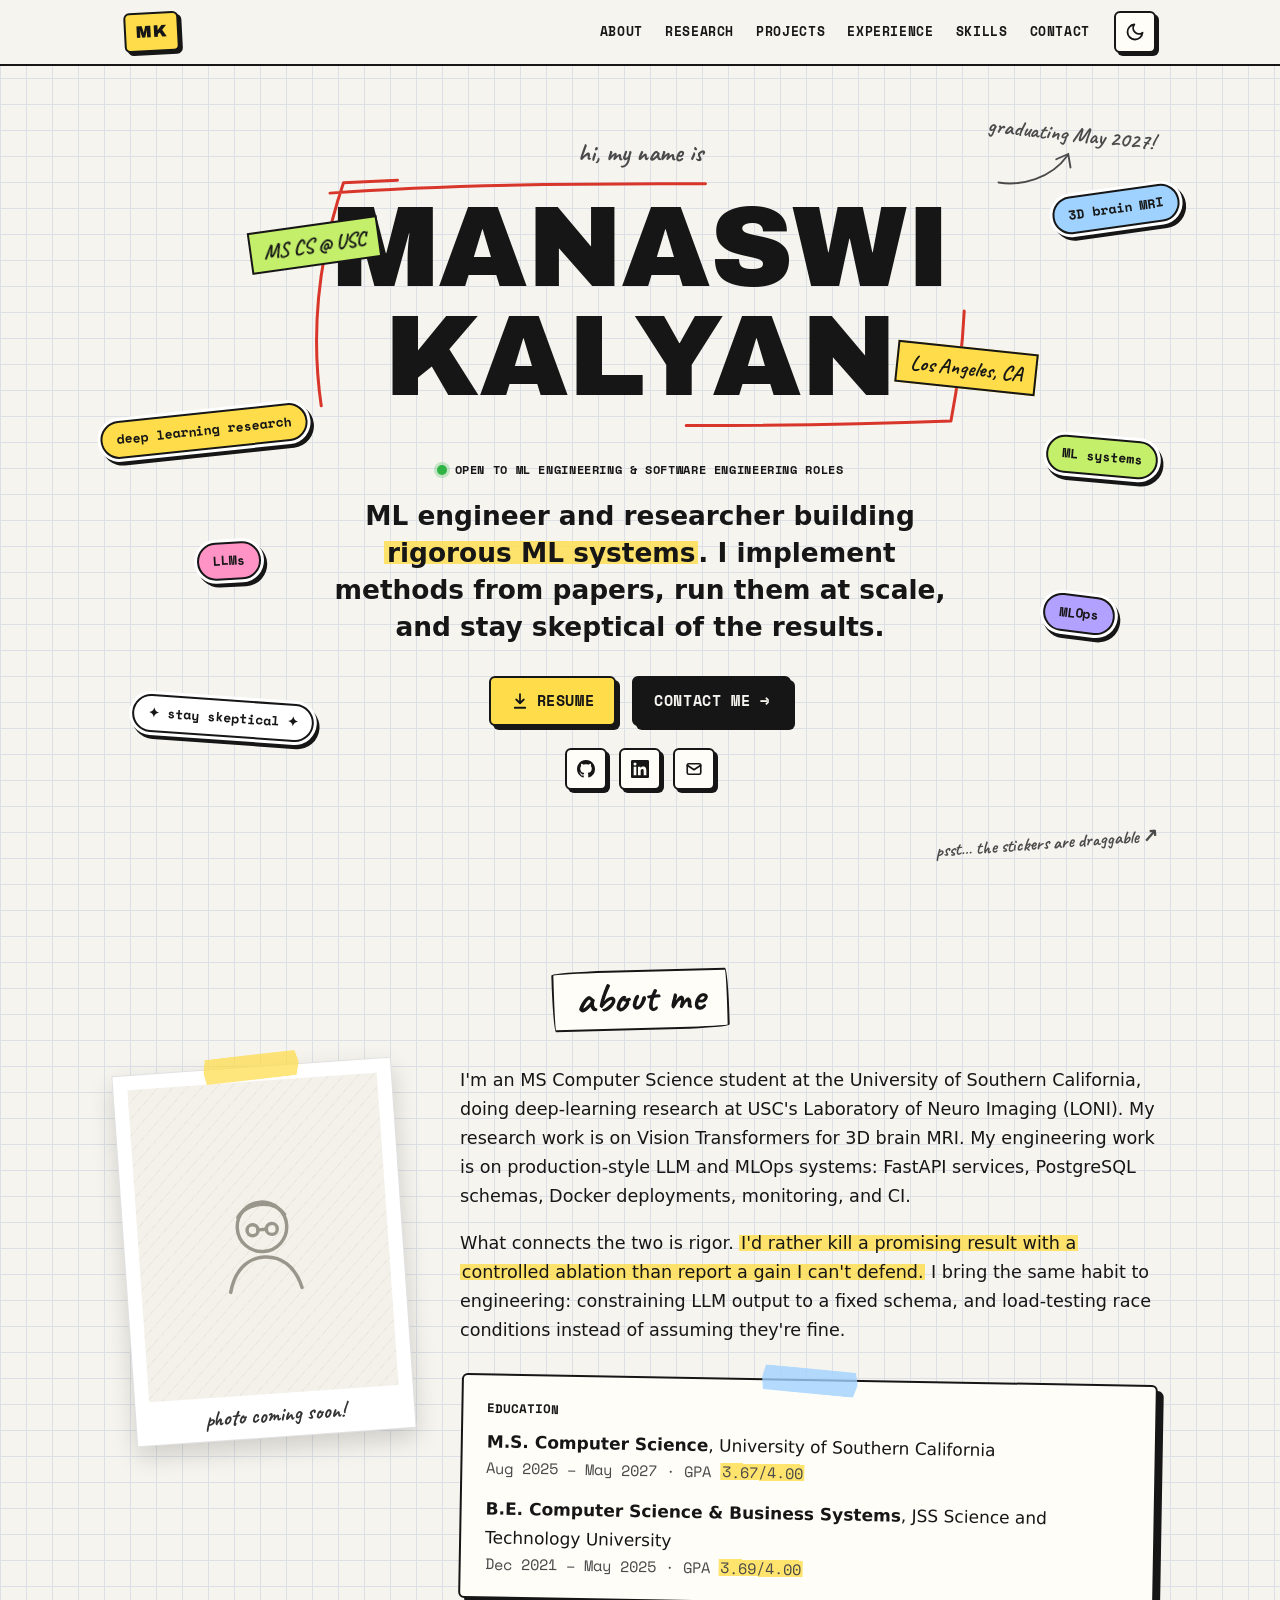
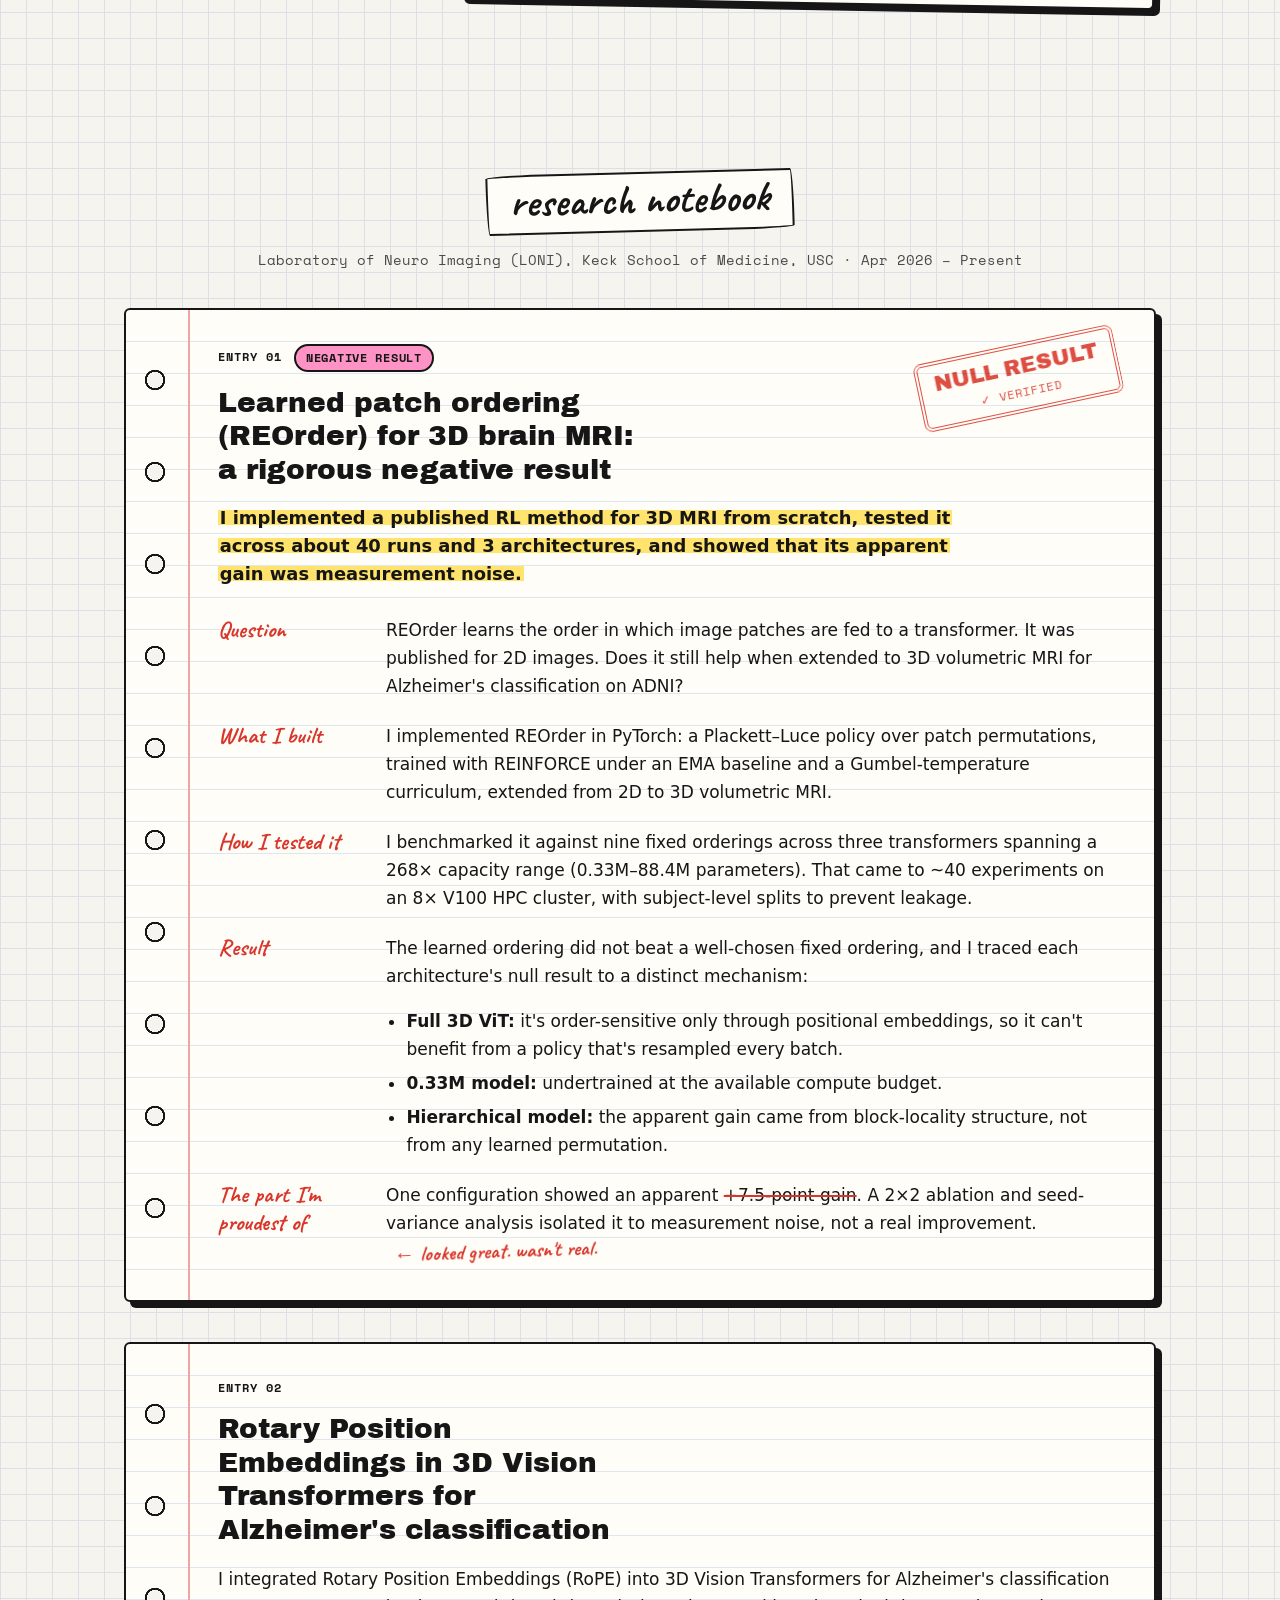
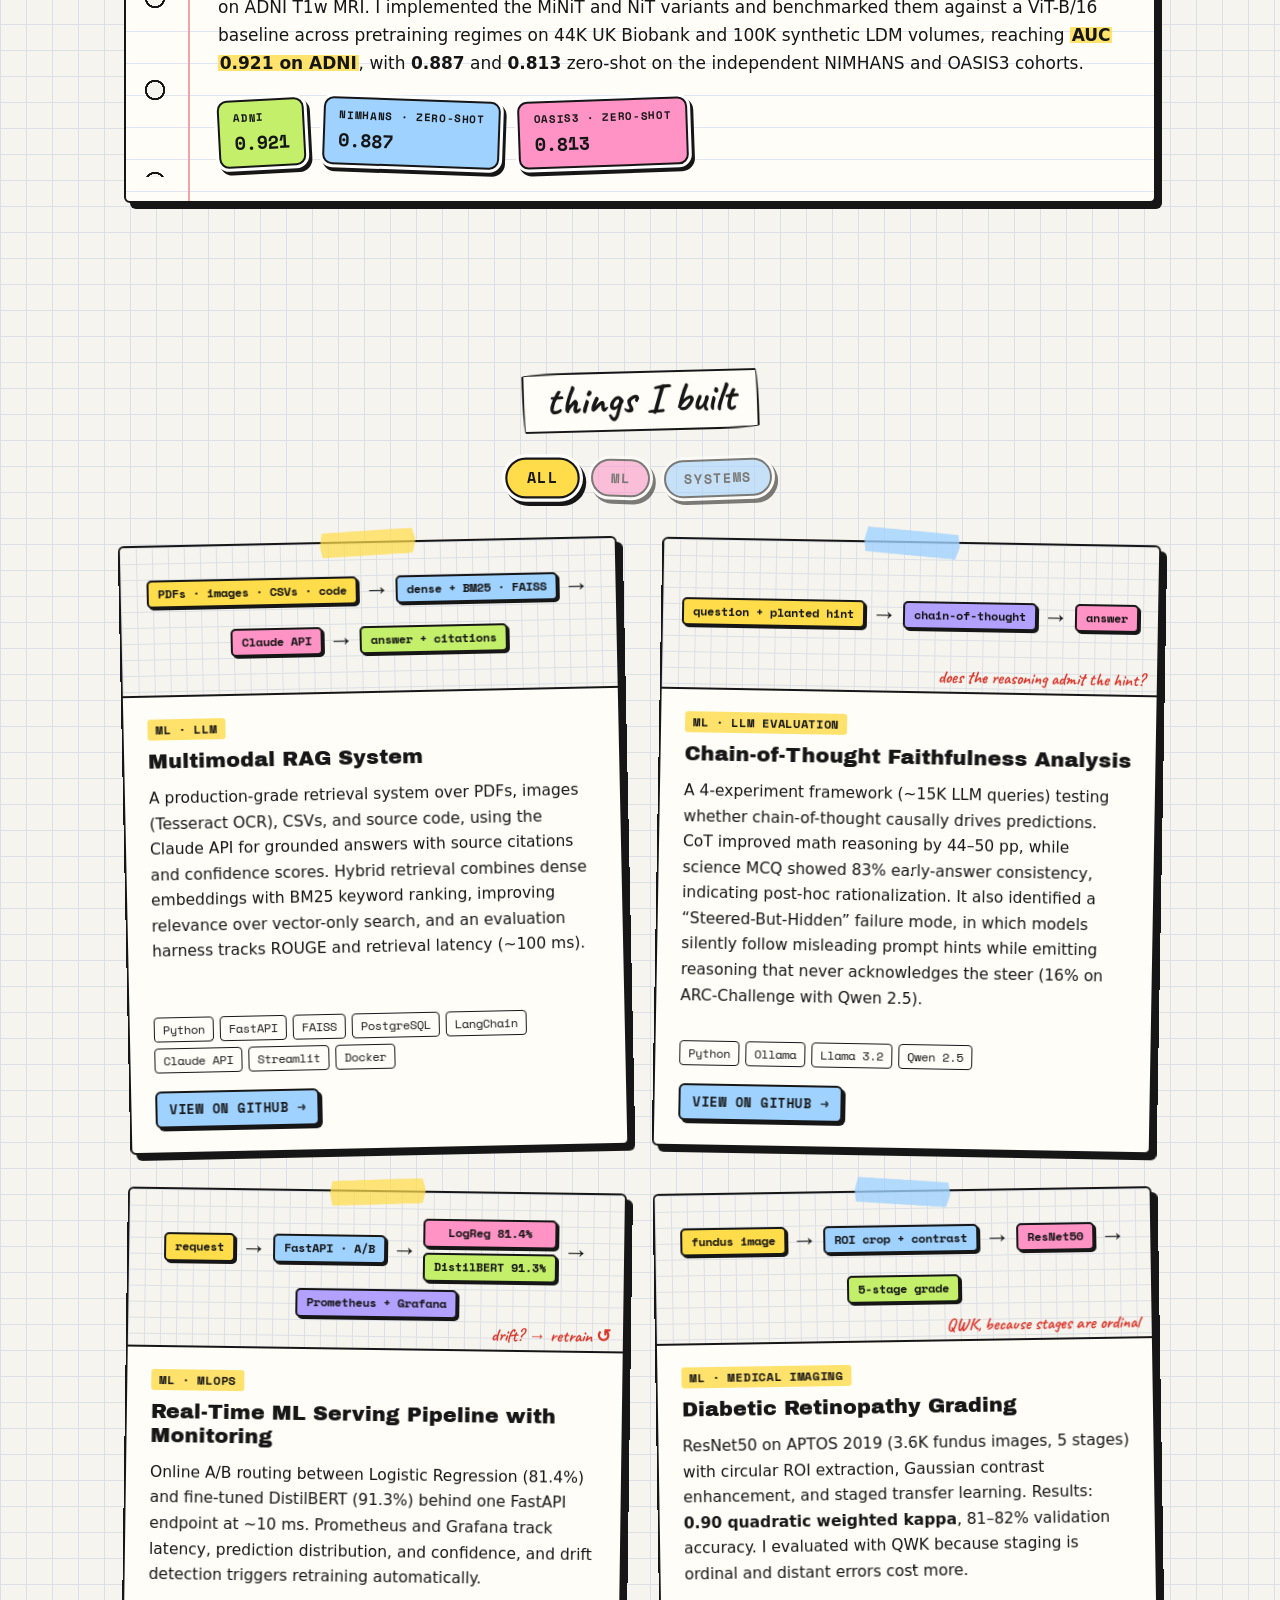
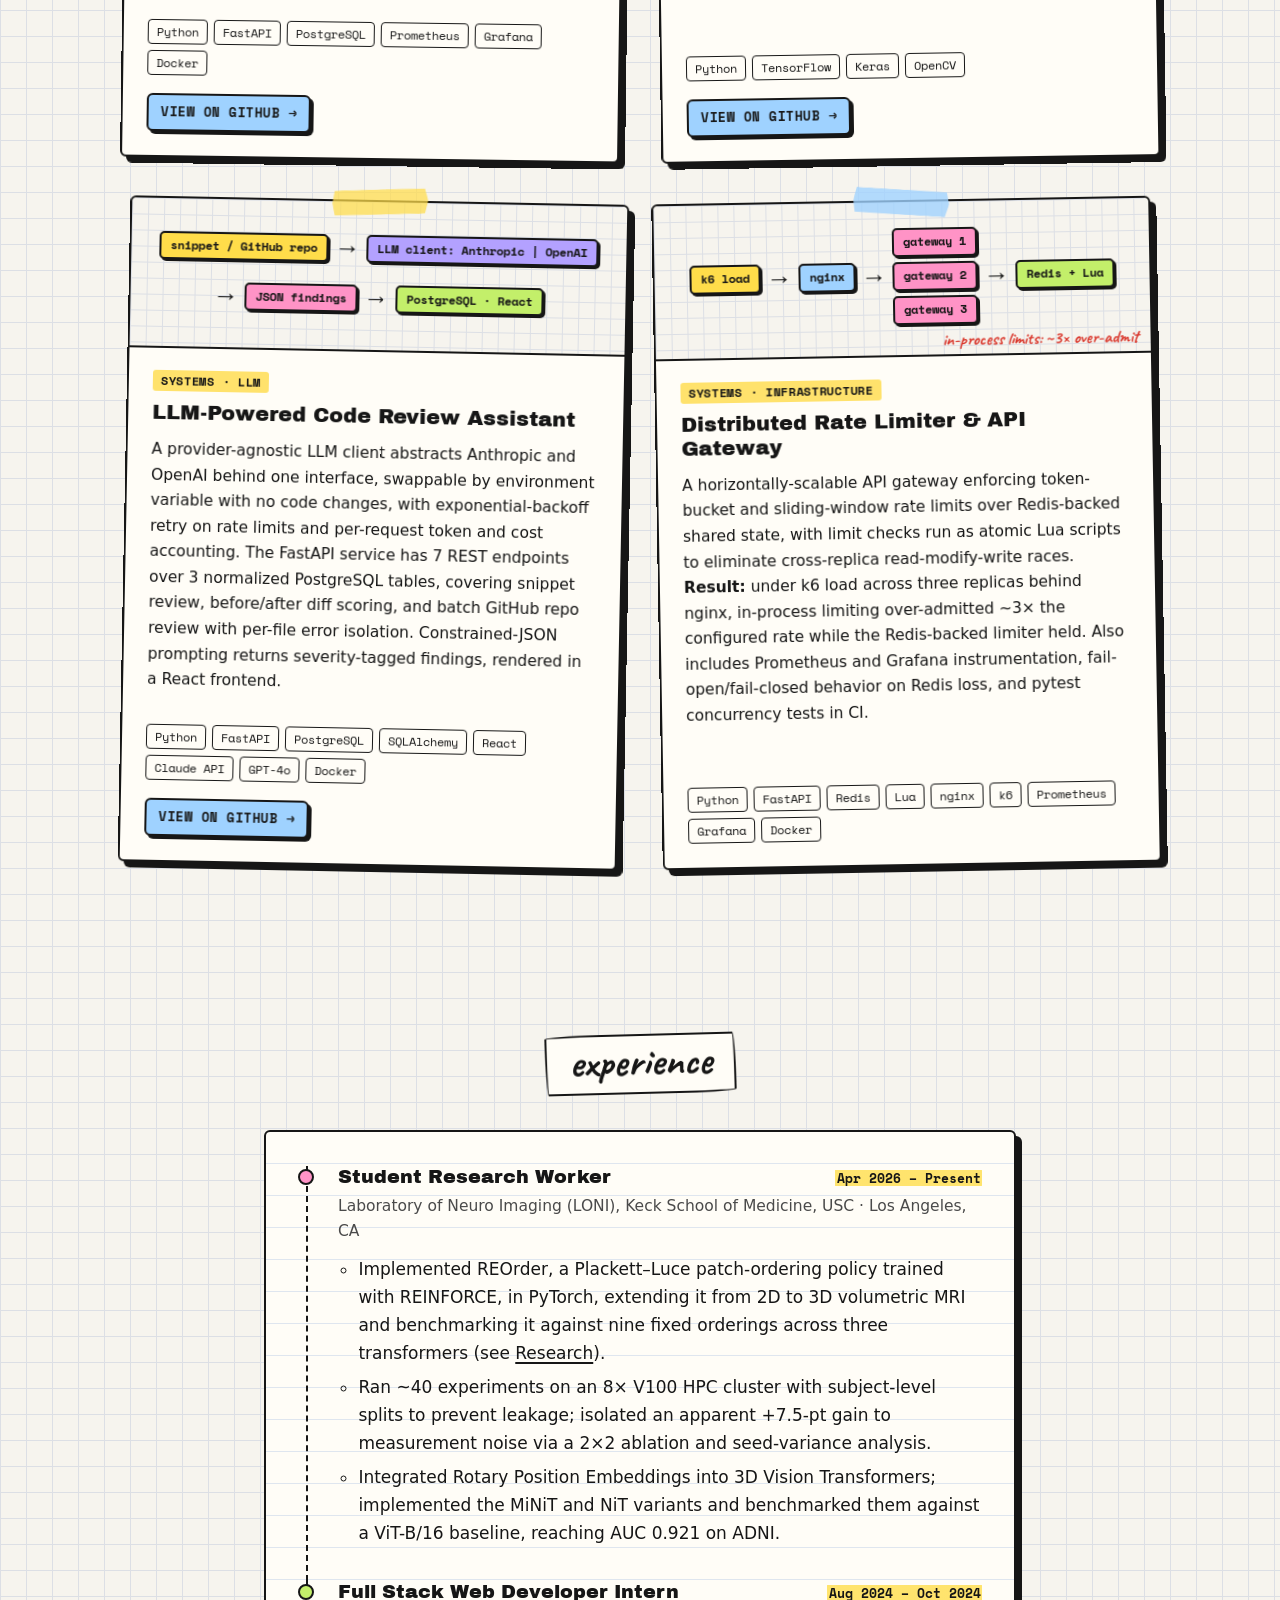
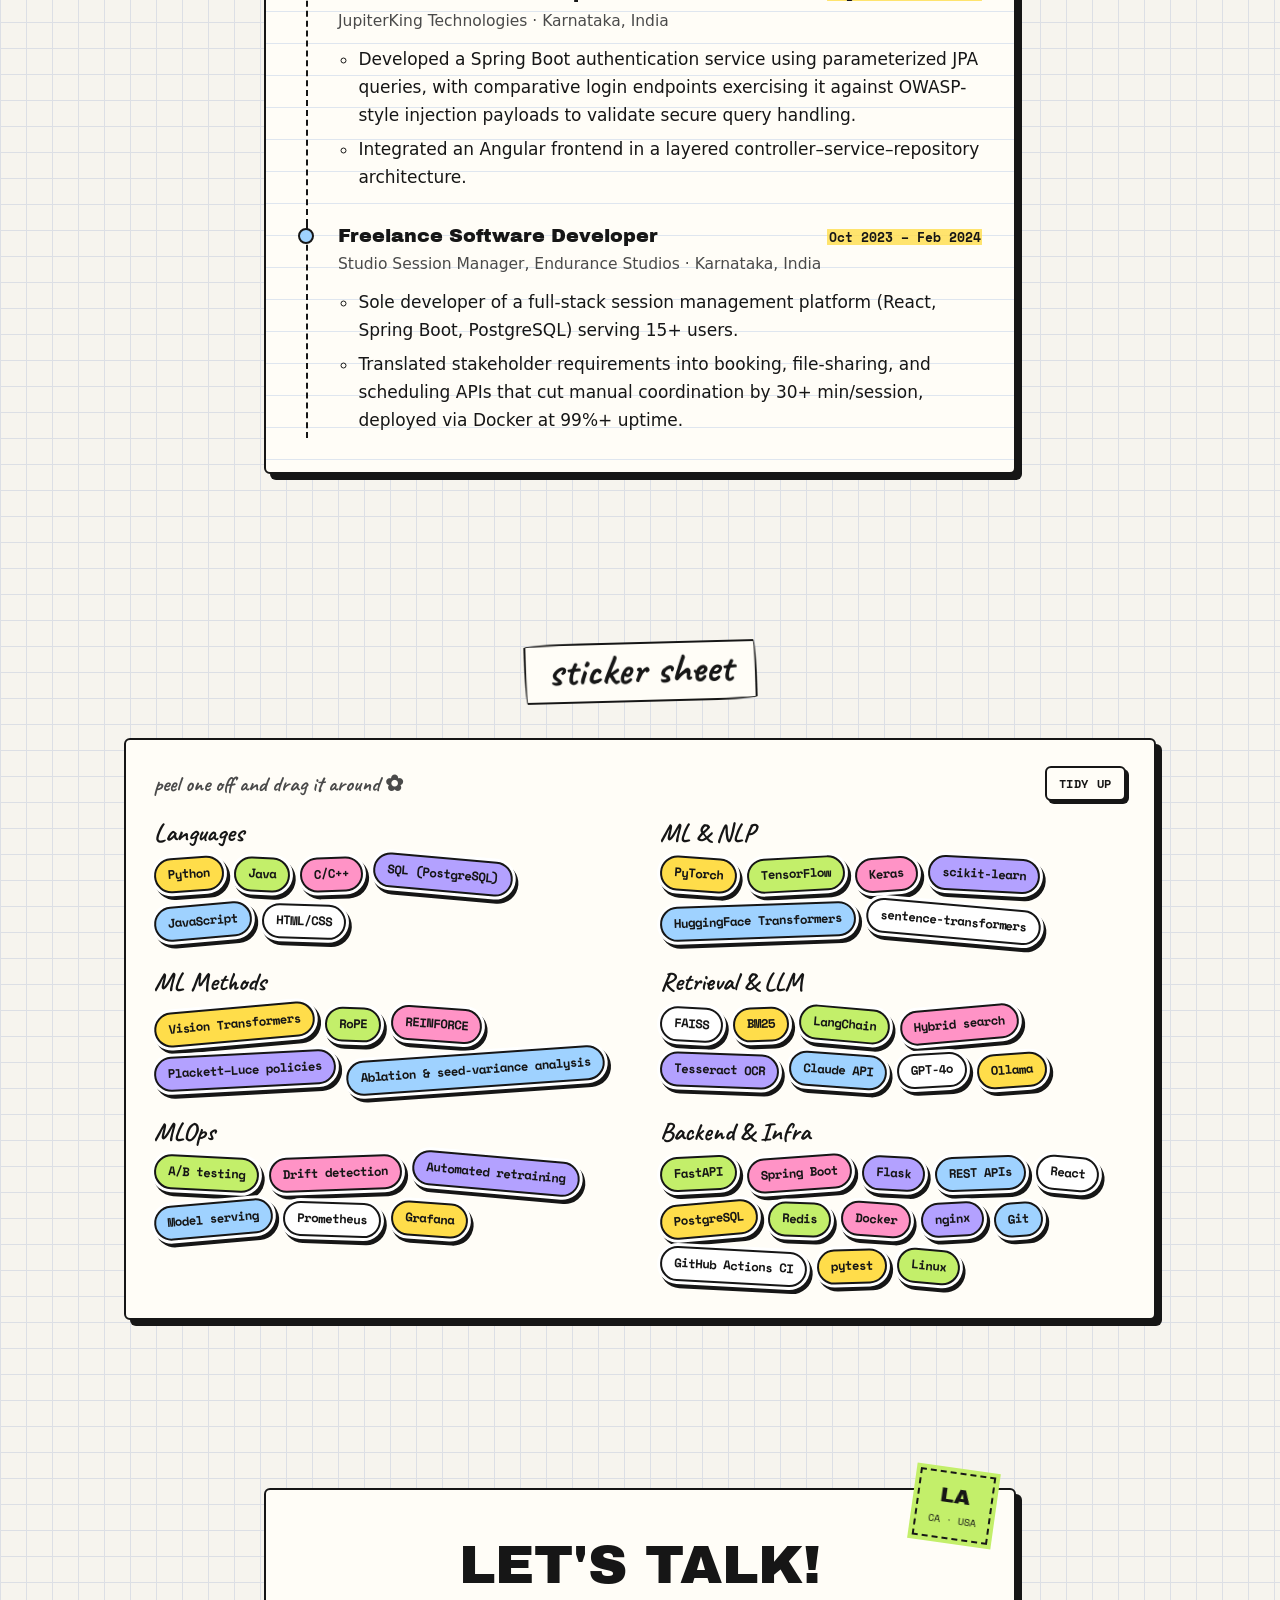
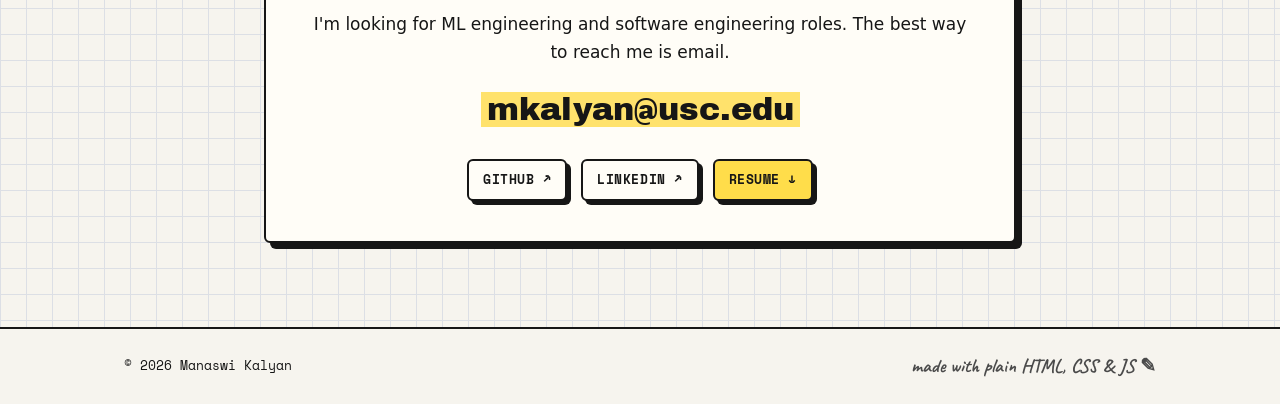
<file: index.html>
<!doctype html>
<html lang="en">
<head>
  <meta charset="utf-8">
  <meta name="viewport" content="width=device-width, initial-scale=1">
  <meta name="color-scheme" content="light dark">
  <title>Manaswi Kalyan · ML Engineer &amp; Researcher</title>
  <meta name="description" content="Manaswi Kalyan: MS CS student at USC doing deep-learning research at the Laboratory of Neuro Imaging, building rigorous ML systems and production-grade LLM and MLOps projects.">
  <meta property="og:title" content="Manaswi Kalyan · ML Engineer &amp; Researcher">
  <meta property="og:description" content="Rigorous ML systems: I implement methods from papers, run them at scale, and stay skeptical of the results.">
  <meta property="og:type" content="website">
  <meta property="og:url" content="https://www.manaswikalyan.com/">
  <meta property="og:image" content="https://www.manaswikalyan.com/assets/og-image.png">
  <meta property="og:image:width" content="1200">
  <meta property="og:image:height" content="630">
  <meta property="og:image:alt" content="Manaswi Kalyan, ML engineer and researcher. Notebook-style card with name in a hand-drawn red box.">
  <meta name="twitter:card" content="summary_large_image">
  <meta name="twitter:title" content="Manaswi Kalyan · ML Engineer &amp; Researcher">
  <meta name="twitter:description" content="Rigorous ML systems: I implement methods from papers, run them at scale, and stay skeptical of the results.">
  <meta name="twitter:image" content="https://www.manaswikalyan.com/assets/og-image.png">
  <link rel="canonical" href="https://www.manaswikalyan.com/">
  <link rel="icon" href="favicon.ico" sizes="48x48">
  <link rel="icon" href="favicon.svg" type="image/svg+xml">
  <link rel="apple-touch-icon" href="apple-touch-icon.png">
  <link rel="preconnect" href="https://fonts.googleapis.com">
  <link rel="preconnect" href="https://fonts.gstatic.com" crossorigin>
  <link rel="stylesheet" href="https://fonts.googleapis.com/css2?family=Archivo+Black&family=Caveat:wght@500;700&family=Space+Mono:wght@400;700&display=swap">
  <link rel="stylesheet" href="styles.css">
  <!-- Apply a saved theme before the page paints, and flag that JS is on (for animations). -->
  <script>
    (function () {
      var root = document.documentElement;
      root.classList.add('js');
      try {
        var t = localStorage.getItem('theme');
        if (t === 'light' || t === 'dark') root.setAttribute('data-theme', t);
      } catch (e) {}
    })();
  </script>
  <script src="script.js" defer></script>
</head>
<body>
  <a class="skip-link" href="#main">Skip to content</a>

  <header class="site-header">
    <div class="container header-inner">
      <a class="brand" href="#top" aria-label="Manaswi Kalyan, back to top">MK</a>
      <nav aria-label="Primary">
        <button class="menu-toggle icon-btn" type="button" aria-expanded="false" aria-controls="nav-links">
          <span class="visually-hidden">Menu</span>
          <svg aria-hidden="true" width="20" height="20" viewBox="0 0 24 24" fill="none" stroke="currentColor" stroke-width="2.4" stroke-linecap="round"><path d="M4 7h16M4 12h16M4 17h16"/></svg>
        </button>
        <ul id="nav-links" class="nav-links">
          <li><a href="#about">About</a></li>
          <li><a href="#research">Research</a></li>
          <li><a href="#projects">Projects</a></li>
          <li><a href="#experience">Experience</a></li>
          <li><a href="#skills">Skills</a></li>
          <li><a href="#contact">Contact</a></li>
        </ul>
      </nav>
      <button class="theme-toggle icon-btn" type="button" aria-label="Switch color theme">
        <svg class="icon-moon" aria-hidden="true" width="20" height="20" viewBox="0 0 24 24" fill="none" stroke="currentColor" stroke-width="2.2" stroke-linecap="round" stroke-linejoin="round"><path d="M21 12.8A9 9 0 1 1 11.2 3a7 7 0 0 0 9.8 9.8z"/></svg>
        <svg class="icon-sun" aria-hidden="true" width="20" height="20" viewBox="0 0 24 24" fill="none" stroke="currentColor" stroke-width="2.2" stroke-linecap="round"><circle cx="12" cy="12" r="4"/><path d="M12 2v2M12 20v2M4.9 4.9l1.4 1.4M17.7 17.7l1.4 1.4M2 12h2M20 12h2M4.9 19.1l1.4-1.4M17.7 6.3l1.4-1.4"/></svg>
      </button>
    </div>
  </header>

  <main id="main">
    <!-- ============ HERO ============ -->
    <section id="top" class="hero">
      <div class="container hero-inner">
        <p class="hand hi" aria-hidden="true">hi, my name is</p>

        <div class="name-wrap">
          <span class="note-chip chip-left" aria-hidden="true">MS CS @ USC</span>
          <span class="note-chip chip-right" aria-hidden="true">Los Angeles, CA</span>
          <div class="name-frame">
          <h1 class="name"><span>Manaswi</span> <span>Kalyan</span></h1>
          <svg class="name-box" aria-hidden="true" viewBox="0 0 100 100" preserveAspectRatio="none" fill="none"><path pathLength="1" d="M4 7 C 30 2, 68 3, 97 5 C 99 34, 98 68, 96 95 C 66 98, 34 97, 3 94 C 1 64, 2 34, 6 3 L 14 2"/></svg>
          </div>
          <svg class="name-arrow" aria-hidden="true" viewBox="0 0 120 60" fill="none" stroke="currentColor" stroke-width="2.5" stroke-linecap="round"><path d="M110 50 C 80 55, 40 45, 18 14"/><path d="M14 30 L 17 12 L 33 19"/></svg>
          <p class="hand name-note" aria-hidden="true">graduating May 2027!</p>
        </div>

        <p class="status"><span class="dot" aria-hidden="true"></span> Open to ML engineering &amp; software engineering roles</p>

        <p class="tagline">ML engineer and researcher building <mark class="hl">rigorous ML systems</mark>. I implement methods from papers, run them at scale, and stay skeptical of the results.</p>

        <div class="cta">
          <a class="btn btn-yellow" href="resume.pdf" download="Manaswi_Kalyan_Resume.pdf">
            <svg aria-hidden="true" width="18" height="18" viewBox="0 0 24 24" fill="none" stroke="currentColor" stroke-width="2.4" stroke-linecap="round" stroke-linejoin="round"><path d="M12 3v12M7 10l5 5 5-5M5 21h14"/></svg>
            Resume
          </a>
          <a class="btn btn-ink" href="#contact">Contact me →</a>
        </div>

        <ul class="social" aria-label="Profiles">
          <li>
            <a class="icon-btn" href="https://github.com/manaswiiii" rel="noopener" target="_blank" aria-label="GitHub">
              <svg aria-hidden="true" width="18" height="18" viewBox="0 0 16 16" fill="currentColor"><path d="M8 0C3.58 0 0 3.58 0 8c0 3.54 2.29 6.53 5.47 7.59.4.07.55-.17.55-.38 0-.19-.01-.82-.01-1.49-2.01.37-2.53-.49-2.69-.94-.09-.23-.48-.94-.82-1.13-.28-.15-.68-.52-.01-.53.63-.01 1.08.58 1.23.82.72 1.21 1.87.87 2.33.66.07-.52.28-.87.51-1.07-1.78-.2-3.64-.89-3.64-3.95 0-.87.31-1.59.82-2.15-.08-.2-.36-1.02.08-2.12 0 0 .67-.21 2.2.82.64-.18 1.32-.27 2-.27.68 0 1.36.09 2 .27 1.53-1.04 2.2-.82 2.2-.82.44 1.1.16 1.92.08 2.12.51.56.82 1.27.82 2.15 0 3.07-1.87 3.75-3.65 3.95.29.25.54.73.54 1.48 0 1.07-.01 1.93-.01 2.2 0 .21.15.46.55.38A8.013 8.013 0 0016 8c0-4.42-3.58-8-8-8z"/></svg>
            </a>
          </li>
          <li>
            <a class="icon-btn" href="https://www.linkedin.com/in/manaswi-kalyan-5a318822a" rel="noopener" target="_blank" aria-label="LinkedIn">
              <svg aria-hidden="true" width="18" height="18" viewBox="0 0 24 24" fill="currentColor"><path d="M20.45 20.45h-3.55v-5.57c0-1.33-.03-3.04-1.85-3.04-1.86 0-2.14 1.45-2.14 2.94v5.67H9.35V9h3.41v1.56h.05c.48-.9 1.64-1.85 3.37-1.85 3.6 0 4.27 2.37 4.27 5.46v6.28zM5.34 7.43a2.06 2.06 0 1 1 0-4.12 2.06 2.06 0 0 1 0 4.12zM7.12 20.45H3.56V9h3.56v11.45zM22.22 0H1.77C.79 0 0 .77 0 1.73v20.54C0 23.23.79 24 1.77 24h20.45c.98 0 1.78-.77 1.78-1.73V1.73C24 .77 23.2 0 22.22 0z"/></svg>
            </a>
          </li>
          <li>
            <a class="icon-btn" href="mailto:mkalyan@usc.edu" aria-label="Email">
              <svg aria-hidden="true" width="18" height="18" viewBox="0 0 24 24" fill="none" stroke="currentColor" stroke-width="2.2" stroke-linecap="round" stroke-linejoin="round"><rect x="3" y="5" width="18" height="14" rx="2"/><path d="m3 7 9 6 9-6"/></svg>
            </a>
          </li>
        </ul>

        <!-- Decorative stickers: drag them around. -->
        <div class="hero-stickers" aria-hidden="true">
          <span class="sticker s-yellow" data-drag style="--r:-6deg">deep learning research</span>
          <span class="sticker s-lime" data-drag style="--r:5deg">ML systems</span>
          <span class="sticker s-pink" data-drag style="--r:-3deg">LLMs</span>
          <span class="sticker s-purple" data-drag style="--r:7deg">MLOps</span>
          <span class="sticker s-blue" data-drag style="--r:-8deg">3D brain MRI</span>
          <span class="sticker s-white" data-drag style="--r:4deg">✦ stay skeptical ✦</span>
        </div>
        <p class="hand drag-hint" aria-hidden="true">psst… the stickers are draggable ↗</p>
      </div>
    </section>

    <!-- ============ ABOUT ============ -->
    <section id="about" class="section" aria-labelledby="about-title">
      <div class="container">
        <h2 id="about-title" class="label-heading"><span>about me</span></h2>

        <div class="about-grid">
          <!--
            PHOTO SLOT: when your photo is in assets/photos/, replace the
            <div class="photo-placeholder">...</div> below with:
              <img src="assets/photos/me.jpg" alt="Manaswi Kalyan" width="600" height="750" loading="lazy">
          -->
          <figure class="polaroid tape" style="--r:-4deg">
            <div class="photo-placeholder" aria-hidden="true">
              <svg viewBox="0 0 100 100" fill="none" stroke="currentColor" stroke-width="2.5" stroke-linecap="round" stroke-linejoin="round"><circle cx="50" cy="42" r="18"/><path d="M24 88c4-16 14-24 26-24s22 8 26 24"/><path d="M33 34c6-10 26-12 34 0"/><circle cx="43" cy="44" r="4"/><circle cx="57" cy="44" r="4"/><path d="M47 44h6"/></svg>
            </div>
            <figcaption class="hand">photo coming soon!</figcaption>
          </figure>

          <div class="about-text">
            <p>I'm an MS Computer Science student at the University of Southern California, doing deep-learning research at USC's Laboratory of Neuro Imaging (LONI). My research work is on Vision Transformers for 3D brain MRI. My engineering work is on production-style LLM and MLOps systems: FastAPI services, PostgreSQL schemas, Docker deployments, monitoring, and CI.</p>
            <p>What connects the two is rigor. <mark class="hl">I'd rather kill a promising result with a controlled ablation than report a gain I can't defend.</mark> I bring the same habit to engineering: constraining LLM output to a fixed schema, and load-testing race conditions instead of assuming they're fine.</p>

            <div class="index-card tape tape-blue" style="--r:1deg">
              <h3 class="mono-label">Education</h3>
              <ul class="education">
                <li>
                  <div><strong>M.S. Computer Science</strong>, University of Southern California</div>
                  <div class="meta">Aug 2025 – May 2027 · GPA <mark class="hl">3.67/4.00</mark></div>
                </li>
                <li>
                  <div><strong>B.E. Computer Science &amp; Business Systems</strong>, JSS Science and Technology University</div>
                  <div class="meta">Dec 2021 – May 2025 · GPA <mark class="hl">3.69/4.00</mark></div>
                </li>
              </ul>
            </div>
          </div>
        </div>
      </div>
    </section>

    <!-- ============ RESEARCH ============ -->
    <section id="research" class="section" aria-labelledby="research-title">
      <div class="container">
        <h2 id="research-title" class="label-heading"><span>research notebook</span></h2>
        <p class="section-intro">Laboratory of Neuro Imaging (LONI), Keck School of Medicine, USC · Apr 2026 – Present</p>

        <article class="notebook" aria-labelledby="reorder-title">
          <div class="nb-head">
            <span class="mono-label">Entry 01</span>
            <span class="badge">Negative result</span>
          </div>
          <p class="stamp" aria-hidden="true">Null result<br><small>✓ verified</small></p>
          <h3 id="reorder-title">Learned patch ordering (REOrder) for 3D brain MRI: a rigorous negative result</h3>
          <p class="tldr"><mark class="hl">I implemented a published RL method for 3D MRI from scratch, tested it across about 40 runs and 3 architectures, and showed that its apparent gain was measurement noise.</mark></p>

          <dl class="nb-steps">
            <div>
              <dt>Question</dt>
              <dd>REOrder learns the order in which image patches are fed to a transformer. It was published for 2D images. Does it still help when extended to 3D volumetric MRI for Alzheimer's classification on ADNI?</dd>
            </div>
            <div>
              <dt>What I built</dt>
              <dd>I implemented REOrder in PyTorch: a Plackett–Luce policy over patch permutations, trained with REINFORCE under an EMA baseline and a Gumbel-temperature curriculum, extended from 2D to 3D volumetric MRI.</dd>
            </div>
            <div>
              <dt>How I tested it</dt>
              <dd>I benchmarked it against nine fixed orderings across three transformers spanning a 268× capacity range (0.33M–88.4M parameters). That came to ~40 experiments on an 8× V100 HPC cluster, with subject-level splits to prevent leakage.</dd>
            </div>
            <div>
              <dt>Result</dt>
              <dd>
                <p>The learned ordering did not beat a well-chosen fixed ordering, and I traced each architecture's null result to a distinct mechanism:</p>
                <ul>
                  <li><strong>Full 3D ViT:</strong> it's order-sensitive only through positional embeddings, so it can't benefit from a policy that's resampled every batch.</li>
                  <li><strong>0.33M model:</strong> undertrained at the available compute budget.</li>
                  <li><strong>Hierarchical model:</strong> the apparent gain came from block-locality structure, not from any learned permutation.</li>
                </ul>
              </dd>
            </div>
            <div>
              <dt>The part I'm proudest of</dt>
              <dd>One configuration showed an apparent <s>+7.5-point gain</s>. A 2×2 ablation and seed-variance analysis isolated it to measurement noise, not a real improvement.
                <span class="hand margin-note" aria-hidden="true">← looked great. wasn't real.</span>
              </dd>
            </div>
          </dl>
        </article>

        <article class="notebook nb-short" aria-labelledby="rope-title">
          <div class="nb-head">
            <span class="mono-label">Entry 02</span>
          </div>
          <h3 id="rope-title">Rotary Position Embeddings in 3D Vision Transformers for Alzheimer's classification</h3>
          <p>I integrated Rotary Position Embeddings (RoPE) into 3D Vision Transformers for Alzheimer's classification on ADNI T1w MRI. I implemented the MiNiT and NiT variants and benchmarked them against a ViT-B/16 baseline across pretraining regimes on 44K UK Biobank and 100K synthetic LDM volumes, reaching <mark class="hl"><strong>AUC 0.921 on ADNI</strong></mark>, with <strong>0.887</strong> and <strong>0.813</strong> zero-shot on the independent NIMHANS and OASIS3 cohorts.</p>
          <ul class="score-strip" aria-label="AUC by cohort">
            <li class="sticker s-lime" style="--r:-3deg"><span>ADNI</span> 0.921</li>
            <li class="sticker s-blue" style="--r:2deg"><span>NIMHANS · zero-shot</span> 0.887</li>
            <li class="sticker s-pink" style="--r:-2deg"><span>OASIS3 · zero-shot</span> 0.813</li>
          </ul>
        </article>
      </div>
    </section>

    <!-- ============ PROJECTS ============ -->
    <!--
      Each card starts with a hand-drawn style "sketch" of how the system works.
      HOW TO ADD A SCREENSHOT INSTEAD
      1. Save the image in assets/screenshots/ (for example multimodal-rag.png).
      2. In that project's card, replace the whole <div class="sketch" ...>...</div> with:
           <img class="shot-img" src="assets/screenshots/multimodal-rag.png"
                alt="Describe what the screenshot shows" loading="lazy" width="1280" height="720">
    -->
    <section id="projects" class="section" aria-labelledby="projects-title">
      <div class="container">
        <h2 id="projects-title" class="label-heading"><span>things I built</span></h2>

        <div class="filter-bar" role="group" aria-label="Filter projects">
          <button type="button" class="filter-btn s-yellow" data-filter="all" aria-pressed="true">All</button>
          <button type="button" class="filter-btn s-pink" data-filter="ml" aria-pressed="false">ML</button>
          <button type="button" class="filter-btn s-blue" data-filter="systems" aria-pressed="false">Systems</button>
        </div>
        <p class="visually-hidden" id="filter-status" aria-live="polite"></p>

        <div class="project-grid">
          <article data-kind="ml" class="project-card tape" style="--r:-1.2deg">
            <div class="sketch" role="img" aria-label="Diagram: PDFs, images, CSVs and code go into hybrid retrieval (dense plus BM25 over FAISS), then the Claude API, producing an answer with citations.">
              <span class="node n-yellow">PDFs · images · CSVs · code</span><span class="arr">→</span>
              <span class="node n-blue">dense + BM25 · FAISS</span><span class="arr">→</span>
              <span class="node n-pink">Claude API</span><span class="arr">→</span>
              <span class="node n-lime">answer + citations</span>
            </div>
            <div class="project-body">
              <p class="kind">ML · LLM</p>
              <h3>Multimodal RAG System</h3>
              <p>A production-grade retrieval system over PDFs, images (Tesseract OCR), CSVs, and source code, using the Claude API for grounded answers with source citations and confidence scores. Hybrid retrieval combines dense embeddings with BM25 keyword ranking, improving relevance over vector-only search, and an evaluation harness tracks ROUGE and retrieval latency (~100 ms).</p>
              <ul class="tags" aria-label="Technologies">
                <li>Python</li><li>FastAPI</li><li>FAISS</li><li>PostgreSQL</li><li>LangChain</li><li>Claude API</li><li>Streamlit</li><li>Docker</li>
              </ul>
              <a class="repo-link" href="https://github.com/manaswiiii/multimodal-rag" rel="noopener" target="_blank">View on GitHub<span class="visually-hidden">: Multimodal RAG System</span> →</a>
            </div>
          </article>

          <article data-kind="ml" class="project-card tape tape-blue" style="--r:1deg">
            <div class="sketch" role="img" aria-label="Diagram: a question with a planted misleading hint goes through chain-of-thought to an answer; the check is whether the reasoning admits the hint.">
              <span class="node n-yellow">question + planted hint</span><span class="arr">→</span>
              <span class="node n-purple">chain-of-thought</span><span class="arr">→</span>
              <span class="node n-pink">answer</span>
              <span class="hand sketch-note">does the reasoning admit the hint?</span>
            </div>
            <div class="project-body">
              <p class="kind">ML · LLM evaluation</p>
              <h3>Chain-of-Thought Faithfulness Analysis</h3>
              <p>A 4-experiment framework (~15K LLM queries) testing whether chain-of-thought causally drives predictions. CoT improved math reasoning by 44–50 pp, while science MCQ showed 83% early-answer consistency, indicating post-hoc rationalization. It also identified a “Steered-But-Hidden” failure mode, in which models silently follow misleading prompt hints while emitting reasoning that never acknowledges the steer (16% on ARC-Challenge with Qwen 2.5).</p>
              <ul class="tags" aria-label="Technologies">
                <li>Python</li><li>Ollama</li><li>Llama 3.2</li><li>Qwen 2.5</li>
              </ul>
              <a class="repo-link" href="https://github.com/manaswiiii/cot_faithfulness" rel="noopener" target="_blank">View on GitHub<span class="visually-hidden">: Chain-of-Thought Faithfulness Analysis</span> →</a>
            </div>
          </article>

          <article data-kind="ml" class="project-card tape" style="--r:0.8deg">
            <div class="sketch" role="img" aria-label="Diagram: requests hit a FastAPI endpoint that A/B routes between Logistic Regression and DistilBERT, monitored by Prometheus and Grafana, with drift triggering retraining.">
              <span class="node n-yellow">request</span><span class="arr">→</span>
              <span class="node n-blue">FastAPI · A/B</span><span class="arr">→</span>
              <span class="stack"><span class="node n-pink">LogReg 81.4%</span><span class="node n-lime">DistilBERT 91.3%</span></span><span class="arr">→</span>
              <span class="node n-purple">Prometheus + Grafana</span>
              <span class="hand sketch-note">drift? → retrain ↺</span>
            </div>
            <div class="project-body">
              <p class="kind">ML · MLOps</p>
              <h3>Real-Time ML Serving Pipeline with Monitoring</h3>
              <p>Online A/B routing between Logistic Regression (81.4%) and fine-tuned DistilBERT (91.3%) behind one FastAPI endpoint at ~10 ms. Prometheus and Grafana track latency, prediction distribution, and confidence, and drift detection triggers retraining automatically.</p>
              <ul class="tags" aria-label="Technologies">
                <li>Python</li><li>FastAPI</li><li>PostgreSQL</li><li>Prometheus</li><li>Grafana</li><li>Docker</li>
              </ul>
              <a class="repo-link" href="https://github.com/manaswiiii/ml-pipeline-monitor" rel="noopener" target="_blank">View on GitHub<span class="visually-hidden">: Real-Time ML Serving Pipeline</span> →</a>
            </div>
          </article>

          <article data-kind="ml" class="project-card tape tape-blue" style="--r:-0.9deg">
            <div class="sketch" role="img" aria-label="Diagram: a fundus image goes through ROI crop and contrast enhancement, then ResNet50, producing a 5-stage grade.">
              <span class="node n-yellow">fundus image</span><span class="arr">→</span>
              <span class="node n-blue">ROI crop + contrast</span><span class="arr">→</span>
              <span class="node n-pink">ResNet50</span><span class="arr">→</span>
              <span class="node n-lime">5-stage grade</span>
              <span class="hand sketch-note">QWK, because stages are ordinal</span>
            </div>
            <div class="project-body">
              <p class="kind">ML · Medical imaging</p>
              <h3>Diabetic Retinopathy Grading</h3>
              <p>ResNet50 on APTOS 2019 (3.6K fundus images, 5 stages) with circular ROI extraction, Gaussian contrast enhancement, and staged transfer learning. Results: <strong>0.90 quadratic weighted kappa</strong>, 81–82% validation accuracy. I evaluated with QWK because staging is ordinal and distant errors cost more.</p>
              <ul class="tags" aria-label="Technologies">
                <li>Python</li><li>TensorFlow</li><li>Keras</li><li>OpenCV</li>
              </ul>
              <a class="repo-link" href="https://github.com/manaswiiii/diabetic-retinopathy-detection" rel="noopener" target="_blank">View on GitHub<span class="visually-hidden">: Diabetic Retinopathy Grading</span> →</a>
            </div>
          </article>

          <article data-kind="systems" class="project-card tape" style="--r:1.1deg">
            <div class="sketch" role="img" aria-label="Diagram: a code snippet or GitHub repo goes to an LLM client that can use Anthropic or OpenAI, which returns JSON findings stored in PostgreSQL and shown in React.">
              <span class="node n-yellow">snippet / GitHub repo</span><span class="arr">→</span>
              <span class="node n-purple">LLM client: Anthropic | OpenAI</span><span class="arr">→</span>
              <span class="node n-pink">JSON findings</span><span class="arr">→</span>
              <span class="node n-lime">PostgreSQL · React</span>
            </div>
            <div class="project-body">
              <p class="kind">Systems · LLM</p>
              <h3>LLM-Powered Code Review Assistant</h3>
              <p>A provider-agnostic LLM client abstracts Anthropic and OpenAI behind one interface, swappable by environment variable with no code changes, with exponential-backoff retry on rate limits and per-request token and cost accounting. The FastAPI service has 7 REST endpoints over 3 normalized PostgreSQL tables, covering snippet review, before/after diff scoring, and batch GitHub repo review with per-file error isolation. Constrained-JSON prompting returns severity-tagged findings, rendered in a React frontend.</p>
              <ul class="tags" aria-label="Technologies">
                <li>Python</li><li>FastAPI</li><li>PostgreSQL</li><li>SQLAlchemy</li><li>React</li><li>Claude API</li><li>GPT-4o</li><li>Docker</li>
              </ul>
              <a class="repo-link" href="https://github.com/manaswiiii/code-review-assistant" rel="noopener" target="_blank">View on GitHub<span class="visually-hidden">: LLM-Powered Code Review Assistant</span> →</a>
            </div>
          </article>

          <article data-kind="systems" class="project-card tape tape-blue" style="--r:-1deg">
            <div class="sketch" role="img" aria-label="Diagram: k6 load goes through nginx to three gateway replicas that share limits in Redis via atomic Lua scripts.">
              <span class="node n-yellow">k6 load</span><span class="arr">→</span>
              <span class="node n-blue">nginx</span><span class="arr">→</span>
              <span class="stack"><span class="node n-pink">gateway 1</span><span class="node n-pink">gateway 2</span><span class="node n-pink">gateway 3</span></span><span class="arr">→</span>
              <span class="node n-lime">Redis + Lua</span>
              <span class="hand sketch-note">in-process limits: ~3× over-admit</span>
            </div>
            <div class="project-body">
              <p class="kind">Systems · Infrastructure</p>
              <h3>Distributed Rate Limiter &amp; API Gateway</h3>
              <p>A horizontally-scalable API gateway enforcing token-bucket and sliding-window rate limits over Redis-backed shared state, with limit checks run as atomic Lua scripts to eliminate cross-replica read-modify-write races. <strong>Result:</strong> under k6 load across three replicas behind nginx, in-process limiting over-admitted ~3× the configured rate while the Redis-backed limiter held. Also includes Prometheus and Grafana instrumentation, fail-open/fail-closed behavior on Redis loss, and pytest concurrency tests in CI.</p>
              <ul class="tags" aria-label="Technologies">
                <li>Python</li><li>FastAPI</li><li>Redis</li><li>Lua</li><li>nginx</li><li>k6</li><li>Prometheus</li><li>Grafana</li><li>Docker</li>
              </ul>
              <!-- TO DO: replace REPO-NAME with the real repo name, then delete the word "hidden" to show this link. -->
              <a class="repo-link" href="https://github.com/manaswiiii/REPO-NAME" rel="noopener" target="_blank" hidden>View on GitHub<span class="visually-hidden">: Distributed Rate Limiter &amp; API Gateway</span> →</a>
            </div>
          </article>
        </div>
      </div>
    </section>

    <!-- ============ EXPERIENCE ============ -->
    <section id="experience" class="section" aria-labelledby="experience-title">
      <div class="container narrow">
        <h2 id="experience-title" class="label-heading"><span>experience</span></h2>

        <ol class="timeline ruled">
          <li>
            <div class="role-head">
              <h3>Student Research Worker</h3>
              <p class="dates"><mark class="hl">Apr 2026 – Present</mark></p>
            </div>
            <p class="org">Laboratory of Neuro Imaging (LONI), Keck School of Medicine, USC · Los Angeles, CA</p>
            <ul>
              <li>Implemented REOrder, a Plackett–Luce patch-ordering policy trained with REINFORCE, in PyTorch, extending it from 2D to 3D volumetric MRI and benchmarking it against nine fixed orderings across three transformers (see <a href="#research">Research</a>).</li>
              <li>Ran ~40 experiments on an 8× V100 HPC cluster with subject-level splits to prevent leakage; isolated an apparent +7.5-pt gain to measurement noise via a 2×2 ablation and seed-variance analysis.</li>
              <li>Integrated Rotary Position Embeddings into 3D Vision Transformers; implemented the MiNiT and NiT variants and benchmarked them against a ViT-B/16 baseline, reaching AUC 0.921 on ADNI.</li>
            </ul>
          </li>
          <li>
            <div class="role-head">
              <h3>Full Stack Web Developer Intern</h3>
              <p class="dates"><mark class="hl">Aug 2024 – Oct 2024</mark></p>
            </div>
            <p class="org">JupiterKing Technologies · Karnataka, India</p>
            <ul>
              <li>Developed a Spring Boot authentication service using parameterized JPA queries, with comparative login endpoints exercising it against OWASP-style injection payloads to validate secure query handling.</li>
              <li>Integrated an Angular frontend in a layered controller–service–repository architecture.</li>
            </ul>
          </li>
          <li>
            <div class="role-head">
              <h3>Freelance Software Developer</h3>
              <p class="dates"><mark class="hl">Oct 2023 – Feb 2024</mark></p>
            </div>
            <p class="org">Studio Session Manager, Endurance Studios · Karnataka, India</p>
            <ul>
              <li>Sole developer of a full-stack session management platform (React, Spring Boot, PostgreSQL) serving 15+ users.</li>
              <li>Translated stakeholder requirements into booking, file-sharing, and scheduling APIs that cut manual coordination by 30+ min/session, deployed via Docker at 99%+ uptime.</li>
            </ul>
          </li>
        </ol>
      </div>
    </section>

    <!-- ============ SKILLS ============ -->
    <section id="skills" class="section" aria-labelledby="skills-title">
      <div class="container">
        <h2 id="skills-title" class="label-heading"><span>sticker sheet</span></h2>
        <div class="sticker-sheet">
          <div class="sheet-bar">
            <p class="hand">peel one off and drag it around ✿</p>
            <button class="tidy-btn" type="button">tidy up</button>
          </div>
          <dl class="skills">
            <div>
              <dt>Languages</dt>
              <dd><ul class="stickers"><li>Python</li><li>Java</li><li>C/C++</li><li>SQL (PostgreSQL)</li><li>JavaScript</li><li>HTML/CSS</li></ul></dd>
            </div>
            <div>
              <dt>ML &amp; NLP</dt>
              <dd><ul class="stickers"><li>PyTorch</li><li>TensorFlow</li><li>Keras</li><li>scikit-learn</li><li>HuggingFace Transformers</li><li>sentence-transformers</li></ul></dd>
            </div>
            <div>
              <dt>ML Methods</dt>
              <dd><ul class="stickers"><li>Vision Transformers</li><li>RoPE</li><li>REINFORCE</li><li>Plackett–Luce policies</li><li>Ablation &amp; seed-variance analysis</li></ul></dd>
            </div>
            <div>
              <dt>Retrieval &amp; LLM</dt>
              <dd><ul class="stickers"><li>FAISS</li><li>BM25</li><li>LangChain</li><li>Hybrid search</li><li>Tesseract OCR</li><li>Claude API</li><li>GPT-4o</li><li>Ollama</li></ul></dd>
            </div>
            <div>
              <dt>MLOps</dt>
              <dd><ul class="stickers"><li>A/B testing</li><li>Drift detection</li><li>Automated retraining</li><li>Model serving</li><li>Prometheus</li><li>Grafana</li></ul></dd>
            </div>
            <div>
              <dt>Backend &amp; Infra</dt>
              <dd><ul class="stickers"><li>FastAPI</li><li>Spring Boot</li><li>Flask</li><li>REST APIs</li><li>React</li><li>PostgreSQL</li><li>Redis</li><li>Docker</li><li>nginx</li><li>Git</li><li>GitHub Actions CI</li><li>pytest</li><li>Linux</li></ul></dd>
            </div>
          </dl>
        </div>
      </div>
    </section>

    <!-- ============ CONTACT ============ -->
    <section id="contact" class="section" aria-labelledby="contact-title">
      <div class="container narrow">
        <div class="postcard">
          <p class="postage" aria-hidden="true">LA<br><small>CA · USA</small></p>
          <h2 id="contact-title" class="postcard-title">let's talk!</h2>
          <p>I'm looking for ML engineering and software engineering roles. The best way to reach me is email.</p>
          <p class="contact-email"><a href="mailto:mkalyan@usc.edu">mkalyan@usc.edu</a></p>
          <ul class="contact-links" aria-label="Profiles">
            <li><a class="btn btn-small" href="https://github.com/manaswiiii" rel="noopener" target="_blank">GitHub ↗</a></li>
            <li><a class="btn btn-small" href="https://www.linkedin.com/in/manaswi-kalyan-5a318822a" rel="noopener" target="_blank">LinkedIn ↗</a></li>
            <li><a class="btn btn-small btn-yellow" href="resume.pdf" download="Manaswi_Kalyan_Resume.pdf">Resume ↓</a></li>
          </ul>
        </div>
      </div>
    </section>
  </main>

  <footer class="site-footer">
    <div class="container footer-inner">
      <p>© <span id="year">2026</span> Manaswi Kalyan</p>
      <p class="hand">made with plain HTML, CSS &amp; JS ✎</p>
    </div>
  </footer>
</body>
</html>
</file>
<file: styles.css>
/* =========================================================
   Lab notebook theme
   Light = graph paper. Dark = blueprint.
   ========================================================= */

/* ---------- Color tokens (light is the default) ---------- */
:root {
  --paper: #f6f4ee;
  --grid: #dcdfe5;
  --card: #fffdf7;
  --ink: #161616;
  --ink-soft: #4a4a4a;
  --line: #161616;
  --shadow: #161616;
  --rule: #dfe6ef;
  --margin: #f2a3a3;

  /* Sticker colors. Text on them is always dark ink. */
  --yellow: #ffdd4a;
  --lime: #c3ef6a;
  --pink: #ff93c6;
  --purple: #b3a1ff;
  --blue: #9fd2ff;
  --white: #ffffff;
  --on-color: #161616;

  --hl: rgba(255, 221, 74, 0.8);
  --red: #d9362b;
  --tape: rgba(255, 221, 74, 0.72);
  --tape-blue: rgba(159, 210, 255, 0.78);

  --radius: 6px;
  --font-body: system-ui, -apple-system, "Segoe UI", Roboto, "Helvetica Neue", Arial, sans-serif;
  --font-display: "Archivo Black", "Arial Black", system-ui, sans-serif;
  --font-hand: "Caveat", "Comic Sans MS", cursive;
  --font-mono: "Space Mono", ui-monospace, SFMono-Regular, Menlo, Consolas, monospace;
  color-scheme: light;
}

/* Blueprint tokens: follow the OS setting unless the visitor picked light... */
@media (prefers-color-scheme: dark) {
  :root:not([data-theme="light"]) {
    --paper: #0f2340;
    --grid: rgba(255, 255, 255, 0.07);
    --card: #15304f;
    --ink: #f1eee5;
    --ink-soft: #b8c4d6;
    --line: #f1eee5;
    --shadow: #050e1c;
    --rule: rgba(255, 255, 255, 0.07);
    --margin: rgba(255, 120, 110, 0.45);
    --hl: rgba(255, 221, 74, 0.4);
    --red: #ff6f62;
    --tape: rgba(255, 221, 74, 0.55);
    --tape-blue: rgba(159, 210, 255, 0.5);
    color-scheme: dark;
  }
}
/* ...or when they explicitly picked dark with the toggle. */
:root[data-theme="dark"] {
  --paper: #0f2340;
  --grid: rgba(255, 255, 255, 0.07);
  --card: #15304f;
  --ink: #f1eee5;
  --ink-soft: #b8c4d6;
  --line: #f1eee5;
  --shadow: #050e1c;
  --rule: rgba(255, 255, 255, 0.07);
  --margin: rgba(255, 120, 110, 0.45);
  --hl: rgba(255, 221, 74, 0.4);
  --red: #ff6f62;
  --tape: rgba(255, 221, 74, 0.55);
  --tape-blue: rgba(159, 210, 255, 0.5);
  color-scheme: dark;
}

/* ---------- Base ---------- */
*, *::before, *::after { box-sizing: border-box; }

html { scroll-behavior: smooth; scroll-padding-top: 76px; }

body {
  margin: 0;
  color: var(--ink);
  font-family: var(--font-body);
  font-size: 1.0625rem;
  line-height: 1.65;
  -webkit-font-smoothing: antialiased;
  overflow-wrap: break-word;
  overflow-x: hidden;
  background-color: var(--paper);
  background-image:
    linear-gradient(var(--grid) 1px, transparent 1px),
    linear-gradient(90deg, var(--grid) 1px, transparent 1px);
  background-size: 26px 26px;
}

h1, h2, h3 { line-height: 1.15; margin: 0; }
h3 { font-size: 1.2rem; }
p { margin: 0 0 1em; }
p:last-child { margin-bottom: 0; }
a { color: inherit; text-decoration-thickness: 2px; text-underline-offset: 3px; }
a:hover { text-decoration-color: var(--pink); }
:focus-visible { outline: 3px solid var(--purple); outline-offset: 3px; border-radius: 4px; }
img { max-width: 100%; height: auto; display: block; }

.container { width: 100%; max-width: 1080px; margin: 0 auto; padding: 0 24px; }
.container.narrow { max-width: 800px; }

.visually-hidden {
  position: absolute !important; width: 1px; height: 1px; padding: 0; margin: -1px;
  overflow: hidden; clip: rect(0 0 0 0); white-space: nowrap; border: 0;
}
.skip-link {
  position: absolute; left: 16px; top: -60px; z-index: 100;
  background: var(--yellow); color: var(--on-color); border: 2px solid var(--line);
  padding: 8px 14px; border-radius: var(--radius); font-weight: 700; text-decoration: none;
}
.skip-link:focus { top: 12px; }

/* ---------- Shared bits ---------- */
.hand { font-family: var(--font-hand); font-weight: 700; font-size: 1.35rem; line-height: 1.2; color: var(--ink-soft); }

.mono-label {
  font-family: var(--font-mono); font-size: 0.78rem; font-weight: 700;
  letter-spacing: 0.08em; text-transform: uppercase; margin: 0;
}

/* Highlighter marks. They "draw" in when scrolled into view (if JS + motion allowed). */
mark.hl {
  color: inherit;
  background: linear-gradient(transparent 12%, var(--hl) 12%, var(--hl) 88%, transparent 88%) no-repeat 0 0 / 100% 100%;
  padding: 0 0.1em; border-radius: 3px;
  -webkit-box-decoration-break: clone; box-decoration-break: clone;
}

/* Hard-shadow box used for cards and buttons. */
.box, .project-card, .index-card, .notebook, .postcard, .sticker-sheet, .timeline.ruled {
  background: var(--card);
  border: 2px solid var(--line);
  border-radius: var(--radius);
  box-shadow: 6px 6px 0 var(--shadow);
}

/* Washi tape on top of an element. */
.tape { position: relative; }
.tape::before {
  content: ""; position: absolute; z-index: 2;
  top: -13px; left: 50%; width: 96px; height: 26px;
  transform: translateX(-50%) rotate(-3deg);
  background: var(--tape);
  clip-path: polygon(3% 0, 97% 4%, 100% 50%, 96% 100%, 2% 96%, 0 50%);
}
.tape.tape-blue::before { background: var(--tape-blue); transform: translateX(-50%) rotate(4deg); }

/* Stickers: colored, die-cut white border, tilted with --r. */
.sticker {
  display: inline-block;
  padding: 6px 14px;
  font-family: var(--font-mono); font-weight: 700; font-size: 0.85rem;
  color: var(--on-color);
  border: 2px solid var(--line);
  border-radius: 999px;
  box-shadow: 0 0 0 3px #fff, 3px 4px 0 3px var(--shadow);
  transform: translate(var(--dx, 0px), var(--dy, 0px)) rotate(var(--r, 0deg));
  transition: transform 0.18s ease;
}
.s-yellow { background: var(--yellow); }
.s-lime { background: var(--lime); }
.s-pink { background: var(--pink); }
.s-purple { background: var(--purple); }
.s-blue { background: var(--blue); }
.s-white { background: var(--white); }

[data-drag] { cursor: grab; touch-action: none; user-select: none; -webkit-user-select: none; }
[data-drag]:hover { transform: translate(var(--dx, 0px), var(--dy, 0px)) rotate(calc(var(--r, 0deg) * -1)) scale(1.06); }
[data-drag].dragging {
  cursor: grabbing; z-index: 40; transition: none;
  transform: translate(var(--dx, 0px), var(--dy, 0px)) rotate(0deg) scale(1.12);
}

/* Section headings: a handwritten label in a sketchy box. */
.label-heading { margin: 0 0 36px; text-align: center; }
.label-heading span {
  display: inline-block;
  font-family: var(--font-hand); font-weight: 700; font-size: clamp(2rem, 4.5vw, 2.6rem);
  padding: 2px 22px 6px;
  border: 2.5px solid var(--line);
  border-radius: 255px 15px 225px 15px / 15px 225px 15px 255px;
  background: var(--card);
  transform: rotate(-1.5deg);
}
.section-intro { text-align: center; color: var(--ink-soft); margin: -18px auto 36px; font-family: var(--font-mono); font-size: 0.85rem; }

/* Buttons */
.btn {
  display: inline-flex; align-items: center; gap: 8px;
  padding: 11px 20px;
  font-family: var(--font-mono); font-weight: 700; font-size: 0.92rem; text-transform: uppercase; letter-spacing: 0.04em;
  text-decoration: none; color: var(--ink);
  background: var(--card); border: 2px solid var(--line); border-radius: var(--radius);
  box-shadow: 4px 4px 0 var(--shadow);
  transition: transform 0.12s ease, box-shadow 0.12s ease;
}
.btn:hover { transform: translate(-2px, -2px); box-shadow: 6px 6px 0 var(--shadow); text-decoration: none; }
.btn:active { transform: translate(3px, 3px); box-shadow: 1px 1px 0 var(--shadow); }
.btn-yellow { background: var(--yellow); color: var(--on-color); }
.btn-ink { background: var(--ink); color: var(--paper); }
.btn-small { padding: 8px 14px; font-size: 0.82rem; }

.icon-btn {
  display: inline-flex; align-items: center; justify-content: center;
  width: 42px; height: 42px;
  color: var(--ink); background: var(--card);
  border: 2px solid var(--line); border-radius: var(--radius);
  box-shadow: 3px 3px 0 var(--shadow);
  cursor: pointer; transition: transform 0.12s ease, box-shadow 0.12s ease;
}
.icon-btn:hover { transform: translate(-2px, -2px); box-shadow: 5px 5px 0 var(--shadow); background: var(--yellow); color: var(--on-color); }

/* ---------- Header / nav ---------- */
.site-header {
  position: sticky; top: 0; z-index: 50;
  background: var(--paper);
  border-bottom: 2px solid var(--line);
}
.header-inner { display: flex; align-items: center; gap: 14px; height: 64px; }
.brand {
  font-family: var(--font-display); font-size: 1.05rem; letter-spacing: 0.03em;
  color: var(--on-color); text-decoration: none;
  background: var(--yellow); border: 2px solid var(--line); border-radius: var(--radius);
  padding: 4px 10px; box-shadow: 3px 3px 0 var(--shadow);
  margin-right: auto; transform: rotate(-3deg);
}
.nav-links { list-style: none; margin: 0; padding: 0; display: flex; gap: 2px; }
.nav-links a {
  display: block; padding: 6px 10px; border-radius: var(--radius);
  font-family: var(--font-mono); font-size: 0.8rem; font-weight: 700; text-transform: uppercase; letter-spacing: 0.05em;
  text-decoration: none; color: var(--ink);
}
.nav-links a:hover { text-decoration: underline wavy var(--pink); text-decoration-thickness: 2px; text-underline-offset: 6px; }

.menu-toggle { display: none; }

/* Moon in light mode, sun in dark mode. */
.icon-sun { display: none; }
:root[data-theme="dark"] .icon-sun { display: block; }
:root[data-theme="dark"] .icon-moon { display: none; }
@media (prefers-color-scheme: dark) {
  :root:not([data-theme="light"]) .icon-sun { display: block; }
  :root:not([data-theme="light"]) .icon-moon { display: none; }
}

@media (max-width: 800px) {
  .menu-toggle { display: inline-flex; }
  nav { order: 3; }
  .theme-toggle { order: 2; }
  .nav-links {
    display: none;
    position: absolute; left: 0; right: 0; top: 64px;
    flex-direction: column; gap: 0;
    background: var(--paper); border-bottom: 2px solid var(--line);
    padding: 8px 16px 16px;
  }
  .nav-links.open { display: flex; }
  .nav-links a { padding: 12px 8px; font-size: 0.95rem; }
}

/* ---------- Hero ---------- */
.hero { padding: 72px 0 96px; }
.hero-inner { position: relative; text-align: center; }
.hi { margin: 0 0 4px; font-size: 1.6rem; }

.name-wrap { position: relative; display: inline-block; margin: 6px auto 0; padding: 0 8px; }
.name {
  font-family: var(--font-display); font-weight: 400;
  font-size: clamp(2.8rem, 10.5vw, 7.2rem); line-height: 0.95; letter-spacing: -0.01em;
  text-transform: uppercase;
  padding: 14px 28px 18px;
}
.name-frame { position: relative; display: inline-block; }
.name-box {
  position: absolute; inset: -4px 0; width: 100%; height: calc(100% + 8px);
  overflow: visible; pointer-events: none;
}
.name-box path { stroke: var(--red); stroke-width: 3px; vector-effect: non-scaling-stroke; stroke-linecap: round; stroke-linejoin: round; }
@media (prefers-reduced-motion: no-preference) {
  .name-box path { stroke-dasharray: 1; animation: draw-box 1.4s 0.3s cubic-bezier(0.6, 0, 0.3, 1) both; }
}
@keyframes draw-box { from { stroke-dashoffset: 1; } to { stroke-dashoffset: 0; } }
.name span { display: block; }

.note-chip {
  position: absolute; z-index: 3;
  font-family: var(--font-hand); font-weight: 700; font-size: 1.3rem; color: var(--on-color);
  padding: 2px 12px; border: 2px solid var(--line);
}
.chip-left { left: -46px; top: 18%; background: var(--lime); transform: rotate(-8deg); }
.chip-right { right: -52px; bottom: 16%; background: var(--yellow); transform: rotate(6deg); }

.name-arrow { position: absolute; width: 90px; right: -96px; top: -34px; color: var(--ink-soft); transform: scaleX(-1); }
.name-note { position: absolute; right: -170px; top: -58px; margin: 0; transform: rotate(6deg); }

.status {
  display: flex; align-items: center; justify-content: center; gap: 8px;
  margin: 30px auto 0; max-width: 100%;
  font-family: var(--font-mono); font-size: 0.78rem; font-weight: 700; text-transform: uppercase; letter-spacing: 0.05em;
}
.dot { flex: none; width: 10px; height: 10px; border-radius: 50%; background: #2fb344; box-shadow: 0 0 0 3px rgba(47, 179, 68, 0.25); }

.tagline {
  max-width: 34ch; margin: 18px auto 30px;
  font-size: clamp(1.25rem, 2.6vw, 1.65rem); font-weight: 600; line-height: 1.4;
}
.cta { display: flex; flex-wrap: wrap; justify-content: center; gap: 16px; margin-bottom: 22px; }
.social { list-style: none; padding: 0; margin: 0; display: flex; justify-content: center; gap: 12px; }

/* Draggable stickers scattered around the hero (desktop). */
.hero-stickers { pointer-events: none; }
.hero-stickers .sticker { position: absolute; pointer-events: auto; font-size: 0.82rem; }
.hero-stickers .sticker:nth-child(1) { left: 0; top: 42%; }
.hero-stickers .sticker:nth-child(2) { right: 2%; top: 46%; }
.hero-stickers .sticker:nth-child(3) { left: 9%; top: 62%; }
.hero-stickers .sticker:nth-child(4) { right: 6%; top: 70%; }
.hero-stickers .sticker:nth-child(5) { right: 0; top: 8%; }
.hero-stickers .sticker:nth-child(6) { left: 3%; top: 86%; }
.drag-hint { position: absolute; right: 2%; bottom: -64px; margin: 0; font-size: 1.15rem; transform: rotate(-4deg); }

@media (max-width: 1000px) {
  .chip-left, .chip-right { position: static; display: inline-block; margin: 6px 6px 14px; }
  .name-wrap { display: block; }
  .name-arrow, .name-note { display: none; }
  .hero-stickers { display: flex; flex-wrap: wrap; justify-content: center; gap: 14px 12px; margin-top: 38px; }
  .hero-stickers .sticker:nth-child(n) { position: relative; left: auto; right: auto; top: auto; }
  .drag-hint { position: static; margin-top: 18px; }
}

/* ---------- Sections ---------- */
.section { padding: 84px 0; }

/* ---------- About ---------- */
.about-grid { display: grid; grid-template-columns: 280px 1fr; gap: 56px; align-items: start; }
.polaroid {
  margin: 0; padding: 14px 14px 10px;
  background: #fff; color: #161616;
  border: 1px solid rgba(0, 0, 0, 0.12);
  box-shadow: 0 10px 24px rgba(0, 0, 0, 0.16);
  transform: rotate(var(--r, 0deg));
  transition: transform 0.2s ease;
}
.polaroid:hover { transform: rotate(0deg) scale(1.02); }
.polaroid img { aspect-ratio: 4 / 5; object-fit: cover; width: 100%; }
.polaroid figcaption { text-align: center; margin-top: 8px; color: #333; }
.photo-placeholder {
  aspect-ratio: 4 / 5; display: grid; place-items: center;
  background: repeating-linear-gradient(135deg, #f3f1ea 0 10px, #ebe8df 10px 11px);
  color: #9a968c;
}
.photo-placeholder svg { width: 55%; }

.about-text > p { font-size: 1.1rem; }
.index-card { margin-top: 34px; padding: 26px 24px 20px; transform: rotate(var(--r, 0deg)); }
.index-card .mono-label { margin-bottom: 12px; }
.education { list-style: none; margin: 0; padding: 0; display: grid; gap: 14px; }
.education .meta { color: var(--ink-soft); font-size: 0.95rem; font-family: var(--font-mono); }

@media (max-width: 760px) {
  .about-grid { grid-template-columns: 1fr; gap: 40px; }
  .polaroid { max-width: 260px; margin: 0 auto; }
}

/* ---------- Research: notebook pages ---------- */
.notebook {
  position: relative;
  padding: 34px 36px 34px 92px;
  background-color: var(--card);
  background-image:
    linear-gradient(90deg, transparent 62px, var(--margin) 62px, var(--margin) 64px, transparent 64px),
    repeating-linear-gradient(var(--card) 0 31px, var(--rule) 31px 32px);
}
/* Binder holes down the left edge. */
.notebook::before {
  content: ""; position: absolute; left: 18px; top: 24px; bottom: 24px; width: 22px;
  background: radial-gradient(circle, var(--paper) 0 8px, var(--line) 8px 10px, transparent 10.5px) 0 0 / 22px 92px repeat-y;
}
.notebook + .notebook { margin-top: 40px; }

.nb-head { display: flex; flex-wrap: wrap; align-items: center; gap: 12px; margin-bottom: 14px; }
.badge {
  font-family: var(--font-mono); font-size: 0.75rem; font-weight: 700; text-transform: uppercase; letter-spacing: 0.06em;
  color: var(--on-color); background: var(--pink); border: 2px solid var(--line);
  padding: 2px 10px; border-radius: 999px;
}
.notebook h3 { font-family: var(--font-display); font-weight: 400; font-size: clamp(1.3rem, 2.6vw, 1.75rem); line-height: 1.2; max-width: 22ch; margin-bottom: 18px; }
.tldr { font-size: 1.12rem; font-weight: 700; line-height: 1.55; margin-bottom: 28px; max-width: 60ch; }

.stamp {
  position: absolute; right: 34px; top: 34px; margin: 0;
  font-family: var(--font-display); font-size: 1.35rem; line-height: 1.05; text-transform: uppercase; text-align: center;
  color: var(--red); border: 4px double var(--red); border-radius: 8px;
  padding: 8px 14px;
  --stamp-r: -12deg;
  transform: rotate(var(--stamp-r));
  opacity: 0.88;
  mix-blend-mode: multiply;
}
:root[data-theme="dark"] .stamp { mix-blend-mode: normal; }
@media (prefers-color-scheme: dark) { :root:not([data-theme="light"]) .stamp { mix-blend-mode: normal; } }
.stamp small { font-family: var(--font-mono); font-size: 0.75rem; letter-spacing: 0.08em; }

.nb-steps { margin: 0; display: grid; gap: 22px; }
.nb-steps > div { display: grid; grid-template-columns: 150px 1fr; gap: 18px; }
.nb-steps dt { font-family: var(--font-hand); font-size: 1.45rem; font-weight: 700; line-height: 1.2; color: var(--red); }
.nb-steps dd { margin: 0; }
.nb-steps ul { margin: 0; padding-left: 1.2em; display: grid; gap: 6px; }
.nb-steps s { text-decoration-color: var(--red); text-decoration-thickness: 2px; }
.margin-note { display: inline-block; margin-left: 8px; color: var(--red); font-size: 1.3rem; transform: rotate(-2deg); }

.score-strip { list-style: none; padding: 0; margin: 22px 0 0; display: flex; flex-wrap: wrap; gap: 18px; }
.score-strip .sticker { font-size: 1.15rem; border-radius: 10px; padding: 8px 14px; }
.score-strip .sticker span { display: block; font-size: 0.68rem; letter-spacing: 0.06em; text-transform: uppercase; }

@media (max-width: 720px) {
  .notebook { padding: 28px 20px 28px 52px; background-image:
    linear-gradient(90deg, transparent 38px, var(--margin) 38px, var(--margin) 40px, transparent 40px),
    repeating-linear-gradient(var(--card) 0 31px, var(--rule) 31px 32px); }
  .notebook::before { left: 9px; width: 18px; background-size: 18px 80px;
    background-image: radial-gradient(circle, var(--paper) 0 6px, var(--line) 6px 8px, transparent 8.5px); }
  .stamp { position: static; display: inline-block; margin: 4px 0 18px; font-size: 1.1rem; --stamp-r: -6deg; }
  .nb-steps > div { grid-template-columns: 1fr; gap: 2px; }
}

/* ---------- Projects: taped index cards ---------- */
.filter-bar { display: none; justify-content: center; gap: 14px; margin: -8px 0 44px; }
.js .filter-bar { display: flex; }
.filter-btn {
  font-family: var(--font-mono); font-weight: 700; font-size: 0.85rem; text-transform: uppercase; letter-spacing: 0.05em;
  color: var(--on-color); cursor: pointer;
  padding: 7px 18px; border: 2px solid var(--line); border-radius: 999px;
  box-shadow: 0 0 0 3px #fff, 3px 4px 0 3px var(--shadow);
  opacity: 0.55; transform: rotate(-2deg);
  transition: opacity 0.15s ease, transform 0.15s ease;
}
.filter-btn:nth-child(2) { transform: rotate(2deg); }
.filter-btn:hover { opacity: 0.85; }
.filter-btn[aria-pressed="true"] { opacity: 1; transform: rotate(0deg) scale(1.08); }
.project-card[hidden] { display: none; }
.project-grid { display: grid; grid-template-columns: repeat(2, minmax(0, 1fr)); gap: 40px 34px; }
@media (max-width: 800px) { .project-grid { grid-template-columns: 1fr; } }

.project-card {
  display: flex; flex-direction: column;
  transform: rotate(var(--r, 0deg));
  transition: transform 0.2s ease, box-shadow 0.2s ease;
}
.project-card:hover { transform: rotate(0deg) translate(-3px, -4px); box-shadow: 10px 10px 0 var(--shadow); }

/* The "how it works" sketch at the top of each card. */
.sketch {
  position: relative;
  display: flex; flex-wrap: wrap; align-items: center; justify-content: center; gap: 8px 6px;
  min-height: 150px; padding: 26px 18px 30px;
  border-bottom: 2px solid var(--line);
  border-radius: var(--radius) var(--radius) 0 0;
  background-color: var(--paper);
  background-image:
    linear-gradient(var(--grid) 1px, transparent 1px),
    linear-gradient(90deg, var(--grid) 1px, transparent 1px);
  background-size: 16px 16px;
}
.node {
  font-family: var(--font-mono); font-size: 0.72rem; font-weight: 700; line-height: 1.3;
  color: var(--on-color); text-align: center;
  padding: 5px 9px; border: 2px solid var(--line); border-radius: 5px;
  box-shadow: 2px 2px 0 var(--shadow);
}
.n-yellow { background: var(--yellow); }
.n-blue { background: var(--blue); }
.n-pink { background: var(--pink); }
.n-lime { background: var(--lime); }
.n-purple { background: var(--purple); }
.stack { display: inline-flex; flex-direction: column; gap: 5px; }
.arr { font-family: var(--font-hand); font-size: 1.6rem; font-weight: 700; line-height: 1; color: var(--ink); }
.sketch-note { position: absolute; bottom: 4px; right: 12px; margin: 0; font-size: 1.1rem; color: var(--red); }
.shot-img { aspect-ratio: 16 / 9; width: 100%; object-fit: cover; border-bottom: 2px solid var(--line); border-radius: var(--radius) var(--radius) 0 0; }

.project-body { padding: 22px 24px 24px; display: flex; flex-direction: column; flex: 1; }
.kind {
  align-self: flex-start;
  font-family: var(--font-mono); font-size: 0.72rem; font-weight: 700; text-transform: uppercase; letter-spacing: 0.06em;
  background: var(--hl); padding: 1px 8px; border-radius: 3px; margin-bottom: 10px;
}
.project-body h3 { font-family: var(--font-display); font-weight: 400; font-size: 1.3rem; margin-bottom: 12px; }
.project-body > p:not(.kind) { font-size: 0.97rem; }
.tags { list-style: none; padding: 0; margin: auto 0 0; padding-top: 16px; display: flex; flex-wrap: wrap; gap: 6px; }
.tags li {
  font-family: var(--font-mono); font-size: 0.72rem;
  padding: 2px 8px; border: 1.5px solid var(--line); border-radius: 4px;
}
.repo-link {
  align-self: flex-start; margin-top: 18px;
  font-family: var(--font-mono); font-size: 0.82rem; font-weight: 700; text-transform: uppercase; letter-spacing: 0.04em;
  text-decoration: none; color: var(--on-color);
  background: var(--blue); border: 2px solid var(--line); border-radius: var(--radius);
  padding: 6px 12px; box-shadow: 3px 3px 0 var(--shadow);
  transition: transform 0.12s ease, box-shadow 0.12s ease;
}
.repo-link:hover { transform: translate(-2px, -2px); box-shadow: 5px 5px 0 var(--shadow); }
.repo-link[hidden] { display: none; }

/* ---------- Experience: ruled timeline ---------- */
.timeline.ruled {
  list-style: none; margin: 0; padding: 34px 32px 34px 40px;
  background-image: repeating-linear-gradient(var(--card) 0 31px, var(--rule) 31px 32px);
}
.timeline > li { position: relative; padding: 0 0 34px 30px; border-left: 2.5px dashed var(--line); }
.timeline > li:last-child { padding-bottom: 4px; }
.timeline > li::before {
  content: ""; position: absolute; left: -10px; top: 3px;
  width: 16px; height: 16px; border-radius: 50%;
  background: var(--pink); border: 2.5px solid var(--line);
}
.timeline > li:nth-child(2)::before { background: var(--lime); }
.timeline > li:nth-child(3)::before { background: var(--blue); }
.role-head { display: flex; flex-wrap: wrap; justify-content: space-between; align-items: baseline; gap: 4px 16px; }
.role-head h3 { font-family: var(--font-display); font-weight: 400; font-size: 1.2rem; }
.dates { margin: 0; font-family: var(--font-mono); font-size: 0.82rem; font-weight: 700; }
.org { color: var(--ink-soft); margin: 4px 0 10px; font-size: 0.97rem; }
.timeline ul { margin: 0; padding-left: 1.2em; display: grid; gap: 6px; }

@media (max-width: 600px) { .timeline.ruled { padding: 26px 18px 26px 26px; } }

/* ---------- Skills: sticker sheet ---------- */
.sticker-sheet { padding: 26px 28px 34px; }
.sheet-bar { display: flex; flex-wrap: wrap; align-items: center; justify-content: space-between; gap: 10px; margin-bottom: 18px; }
.sheet-bar .hand { margin: 0; }
.tidy-btn {
  font-family: var(--font-mono); font-size: 0.78rem; font-weight: 700; text-transform: uppercase; letter-spacing: 0.05em;
  color: var(--ink); background: var(--card); border: 2px solid var(--line); border-radius: var(--radius);
  padding: 6px 12px; box-shadow: 3px 3px 0 var(--shadow); cursor: pointer;
}
.tidy-btn:hover { background: var(--yellow); color: var(--on-color); }
.skills { margin: 0; display: grid; grid-template-columns: repeat(2, minmax(0, 1fr)); gap: 30px 40px; }
.skills dt { font-family: var(--font-hand); font-size: 1.6rem; font-weight: 700; line-height: 1.1; margin-bottom: 10px; }
.skills dd { margin: 0; }
.stickers { list-style: none; padding: 0; margin: 0; display: flex; flex-wrap: wrap; gap: 12px 10px; }
.stickers li { font-size: 0.78rem; padding: 5px 12px; }
@media (max-width: 680px) { .skills { grid-template-columns: 1fr; } .sticker-sheet { padding: 22px 18px 28px; } }

/* ---------- Contact: postcard ---------- */
.postcard { position: relative; padding: 44px 40px 40px; text-align: center; }
.postcard-title { font-family: var(--font-display); font-weight: 400; font-size: clamp(2.2rem, 6vw, 3.4rem); text-transform: uppercase; margin-bottom: 14px; }
.postage {
  position: absolute; right: 22px; top: -18px; margin: 0;
  font-family: var(--font-display); font-size: 1.3rem; line-height: 1; color: var(--on-color);
  background: var(--lime); padding: 12px 12px 10px;
  border: 2px dashed var(--line); outline: 4px solid var(--lime);
  transform: rotate(8deg);
}
.postage small { font-family: var(--font-mono); font-size: 0.6rem; }
.contact-email { font-family: var(--font-display); font-size: clamp(1.3rem, 4vw, 2rem); margin: 18px 0 22px; }
.contact-email a { text-decoration: none; background: var(--hl); padding: 0 6px; }
.contact-email a:hover { text-decoration: underline; }
.contact-links { list-style: none; padding: 0; margin: 0; display: flex; flex-wrap: wrap; justify-content: center; gap: 14px; }

/* ---------- Footer ---------- */
.site-footer { border-top: 2px solid var(--line); padding: 26px 0; background: var(--paper); }
.footer-inner { display: flex; flex-wrap: wrap; justify-content: space-between; align-items: center; gap: 8px; }
.site-footer p { margin: 0; font-family: var(--font-mono); font-size: 0.82rem; }
.site-footer .hand { font-family: var(--font-hand); font-size: 1.2rem; }

/* ---------- Scroll-in effects ----------
   Everything is fully visible by default. When an element scrolls into view,
   JS adds .in and the effect replays as a bonus (only if motion is allowed). */
@media (prefers-reduced-motion: no-preference) {
  .js mark.hl.in { animation: hl-draw 0.9s ease both; }
  .js .stamp.in { animation: stamp-thunk 0.45s cubic-bezier(0.3, 1.6, 0.5, 1) both; }
}
@keyframes hl-draw { from { background-size: 0% 100%; } to { background-size: 100% 100%; } }
@keyframes stamp-thunk {
  from { opacity: 0; transform: rotate(var(--stamp-r)) scale(1.8); }
  to { opacity: 0.88; transform: rotate(var(--stamp-r)) scale(1); }
}
@media (prefers-reduced-motion: reduce) {
  html { scroll-behavior: auto; }
  *, *::before, *::after { transition: none !important; animation: none !important; }
}

@media (max-width: 480px) {
  .container { padding: 0 16px; }
  .hero { padding: 48px 0 72px; }
  .section { padding: 64px 0; }
  .name { padding: 12px 16px 14px; }
  .postcard { padding: 40px 20px 30px; }
}
</file>
